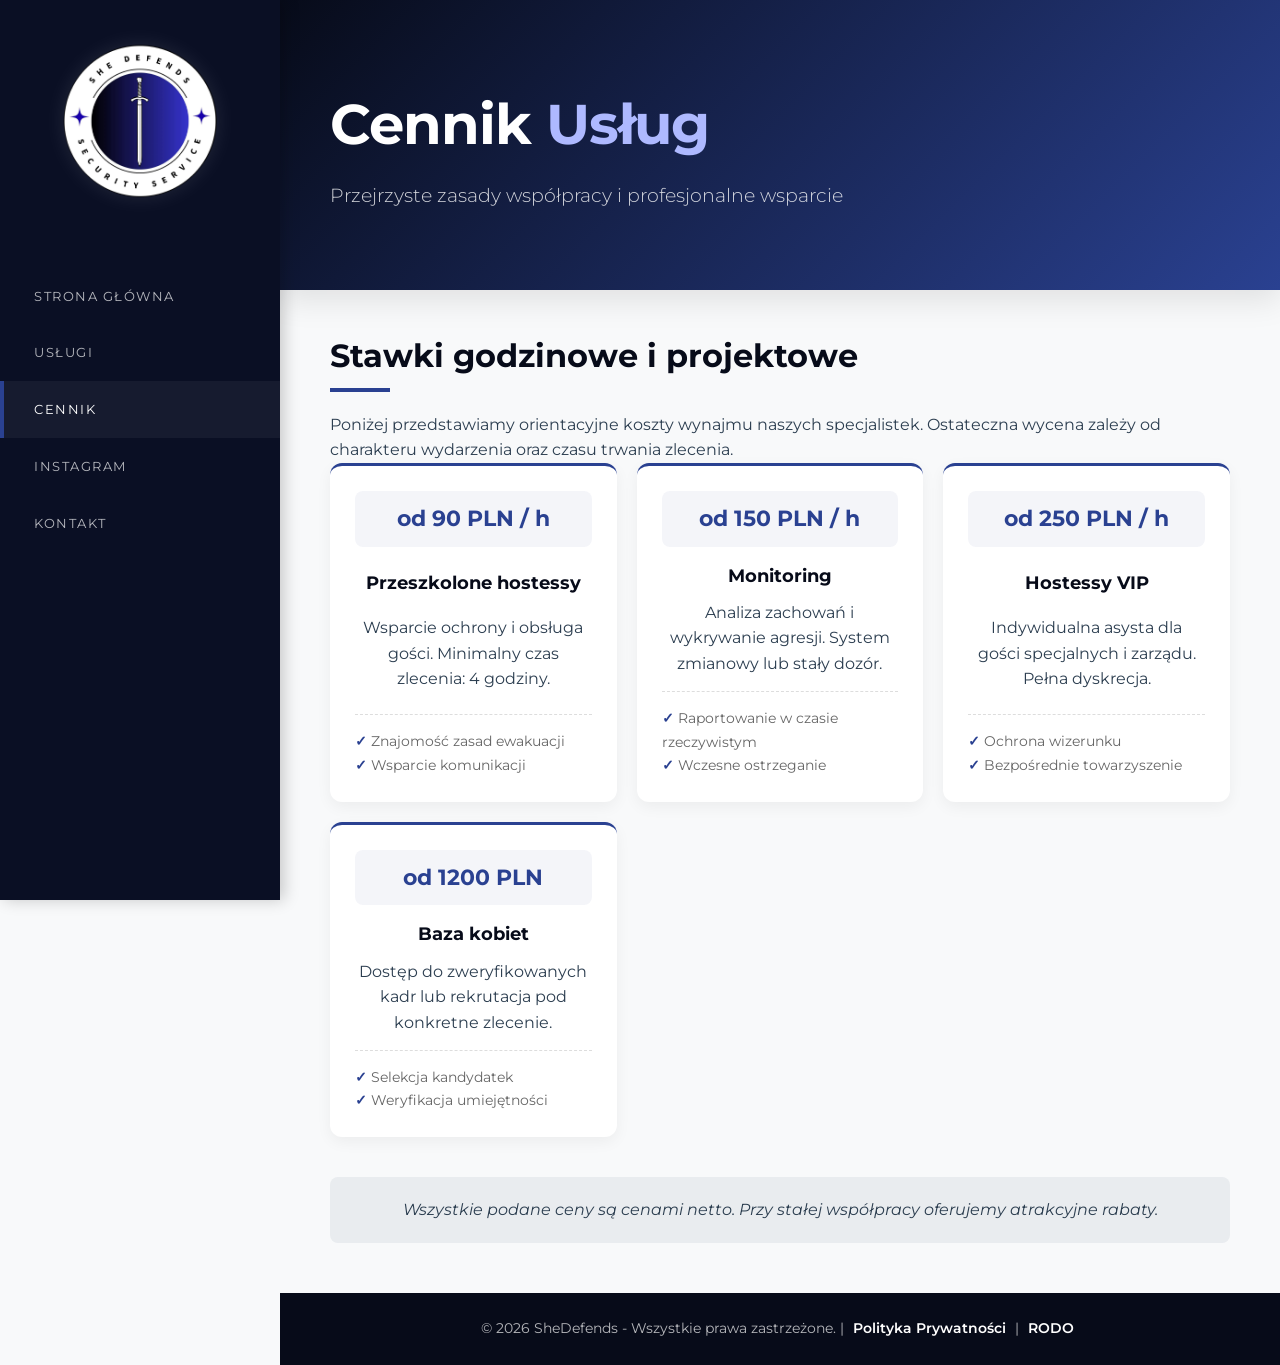
<file: cennik.html>
<!DOCTYPE html>
<html lang="pl">
<head>
    <meta charset="UTF-8">
    <meta name="viewport" content="width=device-width, initial-scale=1.0">
    <title>SheDefends - Cennik Usług</title>
    <link href="https://fonts.googleapis.com/css2?family=Montserrat:wght@300;400;700&display=swap" rel="stylesheet">
    <link rel="stylesheet" href="style.css">
</head>
<body>
    <div class="container">
        <nav class="sidebar">
            <div class="logo-wrapper">
                <img src="logo.png" alt="Logo SheDefends" class="sidebar-logo">
            </div>
            <ul class="menu">
                <li><a href="index.html">Strona główna</a></li>
                <li><a href="uslugi.html">Usługi</a></li>
                <li><a href="cennik.html" class="active">Cennik</a></li>
                <li><a href="https://www.instagram.com/_shedefends_/" target="_blank">Instagram</a></li>
                <li><a href="kontakt.html">Kontakt</a></li>
            </ul>
        </nav>
        
        <main class="content">
            <header class="header-block">
                <h1>Cennik <span class="accent">Usług</span></h1>
                <p class="subtitle">Przejrzyste zasady współpracy i profesjonalne wsparcie</p>
            </header>

            <section class="about-section">
                <h2>Stawki godzinowe i projektowe</h2>
                <p>Poniżej przedstawiamy orientacyjne koszty wynajmu naszych specjalistek. Ostateczna wycena zależy od charakteru wydarzenia oraz czasu trwania zlecenia.</p>
                
                <div class="services-grid">
                    <div class="service-card pricing-card">
                        <div class="price-tag">od 90 PLN / h</div>
                        <strong>Przeszkolone hostessy</strong>
                        <p>Wsparcie ochrony i obsługa gości. Minimalny czas zlecenia: 4 godziny.</p>
                        <ul class="pricing-features">
                            <li>Znajomość zasad ewakuacji</li>
                            <li>Wsparcie komunikacji</li>
                        </ul>
                    </div>

                    <div class="service-card pricing-card">
                        <div class="price-tag">od 150 PLN / h</div>
                        <strong>Monitoring</strong>
                        <p>Analiza zachowań i wykrywanie agresji. System zmianowy lub stały dozór.</p>
                        <ul class="pricing-features">
                            <li>Raportowanie w czasie rzeczywistym</li>
                            <li>Wczesne ostrzeganie</li>
                        </ul>
                    </div>

                    <div class="service-card pricing-card">
                        <div class="price-tag">od 250 PLN / h</div>
                        <strong>Hostessy VIP</strong>
                        <p>Indywidualna asysta dla gości specjalnych i zarządu. Pełna dyskrecja.</p>
                        <ul class="pricing-features">
                            <li>Ochrona wizerunku</li>
                            <li>Bezpośrednie towarzyszenie</li>
                        </ul>
                    </div>

                    <div class="service-card pricing-card">
                        <div class="price-tag">od 1200 PLN</div>
                        <strong>Baza kobiet</strong>
                        <p>Dostęp do zweryfikowanych kadr lub rekrutacja pod konkretne zlecenie.</p>
                        <ul class="pricing-features">
                            <li>Selekcja kandydatek</li>
                            <li>Weryfikacja umiejętności</li>
                        </ul>
                    </div>
                </div>

                <div class="update-info">
                    <p>Wszystkie podane ceny są cenami netto. Przy stałej współpracy oferujemy atrakcyjne rabaty.</p>
                </div>
            </section>

            <footer class="short-footer">
                <div class="footer-bottom">
                    <p>&copy; 2026 SheDefends - Wszystkie prawa zastrzeżone. | <a href="#">Polityka Prywatności</a> | <a href="#">RODO</a></p>
                </div>
            </footer>

        </main>
    </div>
</body>
</html>
</file>
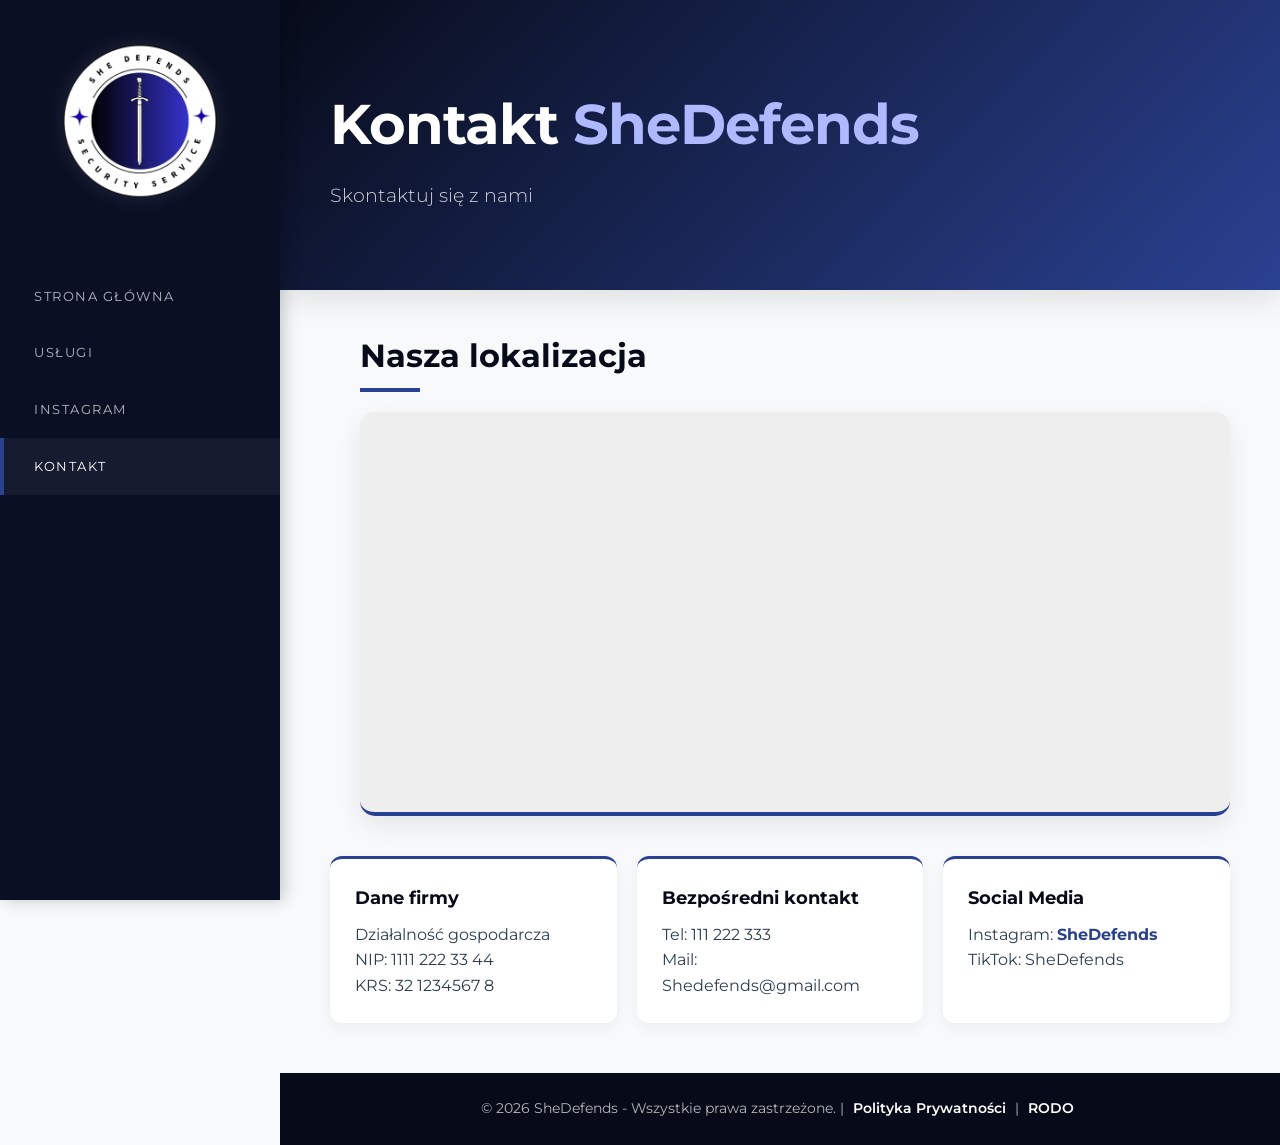
<file: kontakt.html>
<!DOCTYPE html>
<html lang="pl">
<head>
    <meta charset="UTF-8">
    <meta name="viewport" content="width=device-width, initial-scale=1.0">
    <title>SheDefends - Kontakt</title>
    <link href="https://fonts.googleapis.com/css2?family=Montserrat:wght@300;400;700&display=swap" rel="stylesheet">
    <link rel="stylesheet" href="style.css">
</head>
<body>
    <div class="container">
        <nav class="sidebar">
            <div class="logo-wrapper">
                <img src="logo.png" alt="Logo SheDefends" class="sidebar-logo">
            </div>
            <ul class="menu">
                <li><a href="index.html">Strona główna</a></li>
                <li><a href="uslugi.html">Usługi</a></li>
                <li><a href="https://www.instagram.com/_shedefends_/" target="_blank">Instagram</a></li>
                <li><a href="kontakt.html" class="active">Kontakt</a></li>
            </ul>
        </nav>
        
        <main class="content">
            <header class="header-block">
                <h1>Kontakt <span class="accent">SheDefends</span></h1>
                <p class="subtitle">Skontaktuj się z nami</p>
            </header>

            <section class="map-section">
                <h2>Nasza lokalizacja</h2>
                <div class="map-container">
                   <iframe src="https://www.google.com/maps/embed?pb=!1m18!1m12!1m3!1d2863.73735922634!2d14.529092312649476!3d53.42061806904769!2m3!1f0!2f0!3f0!3m2!1i1024!2i768!4f13.1!3m3!1m2!1s0x47aa09216afa68fd%3A0x88b3813df464965c!2sSzwole%C5%BCer%C3%B3w%2067%2C%2071-062%20Szczecin!5e1!3m2!1spl!2spl!4v1776897249014!5m2!1spl!2spl" width="100%" height="400" style="border:0;" allowfullscreen="" loading="lazy" referrerpolicy="no-referrer-when-downgrade"></iframe>
                </div>
            </section>

            <section class="about-section">
                <div class="services-grid">
                    <div class="service-card">
                        <strong>Dane firmy</strong>
                        <p>Działalność gospodarcza</p>
                        <p>NIP: 1111 222 33 44</p>
                        <p>KRS: 32 1234567 8</p>
                    </div>
                    <div class="service-card">
                        <strong>Bezpośredni kontakt</strong>
                        <p>Tel: 111 222 333</p>
                        <p>Mail: <a href="mailto:Shedefends@gmail.com" style="color: var(--text-main); text-decoration: none;">Shedefends@gmail.com</a></p>
                    </div>
                    <div class="service-card">
                        <strong>Social Media</strong>
                        <p>Instagram: <a href="https://www.instagram.com/_shedefends_/" target="_blank" style="color: var(--accent-blue); font-weight: bold; text-decoration: none;">SheDefends</a></p>
                        <p>TikTok: SheDefends</p>
                    </div>
                </div>
            </section>

            <footer class="short-footer">
                <div class="footer-bottom">
                    <p>&copy; 2026 SheDefends - Wszystkie prawa zastrzeżone. | <a href="#">Polityka Prywatności</a> | <a href="#">RODO</a></p>
                </div>
            </footer>
        </main>
    </div>
</body>
</html>
</file>
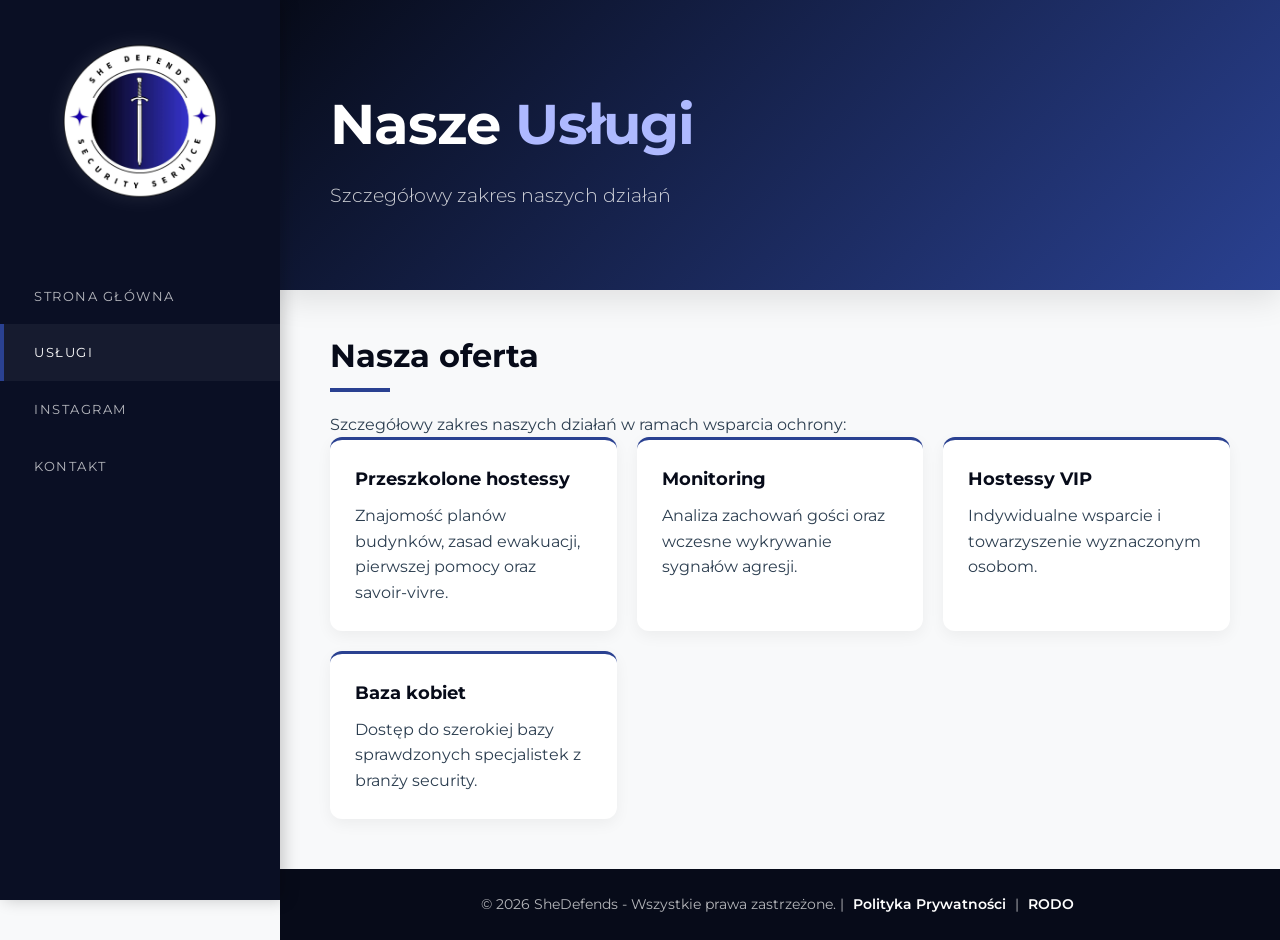
<file: uslugi.html>
<!DOCTYPE html>
<html lang="pl">
<head>
    <meta charset="UTF-8">
    <meta name="viewport" content="width=device-width, initial-scale=1.0">
    <title>SheDefends - Usługi</title>
    <link href="https://fonts.googleapis.com/css2?family=Montserrat:wght@300;400;700&display=swap" rel="stylesheet">
    <link rel="stylesheet" href="style.css">
</head>
<body>
    <div class="container">
        <nav class="sidebar">
            <div class="logo-wrapper">
                <img src="logo.png" alt="Logo SheDefends" class="sidebar-logo">
            </div>
            <ul class="menu">
                <li><a href="index.html">Strona główna</a></li>
                <li><a href="uslugi.html" class="active">Usługi</a></li>
                <li><a href="https://www.instagram.com/_shedefends_/" target="_blank">Instagram</a></li>
                <li><a href="kontakt.html">Kontakt</a></li>
            </ul>
        </nav>
        
        <main class="content">
            <header class="header-block">
                <h1>Nasze <span class="accent">Usługi</span></h1>
                <p class="subtitle">Szczegółowy zakres naszych działań</p>
            </header>

            <section class="about-section">
    <h2>Nasza oferta</h2>
    <p>Szczegółowy zakres naszych działań w ramach wsparcia ochrony:</p>
    
    <div class="services-grid">
        <div class="service-card">
            <strong>Przeszkolone hostessy</strong>
            <p>Znajomość planów budynków, zasad ewakuacji, pierwszej pomocy oraz savoir-vivre.</p>
        </div>
        <div class="service-card">
            <strong>Monitoring</strong>
            <p>Analiza zachowań gości oraz wczesne wykrywanie sygnałów agresji.</p>
        </div>
        <div class="service-card">
            <strong>Hostessy VIP</strong>
            <p>Indywidualne wsparcie i towarzyszenie wyznaczonym osobom.</p>
        </div>
        <div class="service-card">
            <strong>Baza kobiet</strong>
            <p>Dostęp do szerokiej bazy sprawdzonych specjalistek z branży security.</p>
        </div>
    </div>
</section>

            <footer class="short-footer">
                <div class="footer-bottom">
                    <p>&copy; 2026 SheDefends - Wszystkie prawa zastrzeżone. | <a href="#">Polityka Prywatności</a> | <a href="#">RODO</a></p>
                </div>
            </footer>    

        </main>
    </div>
</body>
</html>
</file>
<file: style.css>
:root {
    --primary-dark: #070b19;
    --sidebar-bg: #0a0f24;
    --accent-blue: #2a4191;
    --text-main: #2c3e50;
    --bg-light: #f8f9fa;
}

* {
    box-sizing: border-box;
    margin: 0;
    padding: 0;
}

body {
    font-family: 'Montserrat', sans-serif;
    background-color: var(--bg-light);
    color: var(--text-main);
    line-height: 1.6;
}

.container {
    display: flex;
    min-height: 100vh;
}

/* --- SIDEBAR --- */
.sidebar {
    width: 280px;
    background-color: var(--sidebar-bg);
    color: white;
    position: fixed;
    height: 100vh;
    display: flex;
    flex-direction: column;
    box-shadow: 4px 0 15px rgba(0,0,0,0.2);
    z-index: 100;
}

.logo-wrapper {
    padding: 40px 20px;
    text-align: center;
}

.sidebar-logo {
    width: 160px;
    height: 160px;
    object-fit: contain;
    filter: drop-shadow(0 0 10px rgba(255,255,255,0.1));
}

.menu {
    list-style: none;
    margin-top: 20px;
}

.menu li a {
    display: block;
    padding: 18px 30px;
    color: rgba(255,255,255,0.7);
    text-decoration: none;
    text-transform: uppercase;
    font-size: 13px;
    letter-spacing: 1.5px;
    transition: all 0.3s ease;
    border-left: 4px solid transparent;
}

.menu li a:hover, .menu li a.active {
    color: white;
    background: rgba(255,255,255,0.05);
    border-left: 4px solid var(--accent-blue);
}

/* --- MAIN CONTENT --- */
.content {
    margin-left: 280px; /* Szerokość sidebar */
    flex: 1;
    padding: 0;
    display: flex;
    flex-direction: column;
    min-height: 100vh;
}

/* --- HEADER BLOCK --- */
.header-block {
    background: linear-gradient(135deg, var(--primary-dark) 0%, var(--accent-blue) 100%);
    color: white;
    padding: 80px 50px;
    text-align: left;
    box-shadow: 0 10px 30px rgba(0,0,0,0.1);
    margin-bottom: 40px;
}

.header-block h1 {
    font-size: 3.5rem;
    font-weight: 700;
    letter-spacing: -1px;
    margin-bottom: 10px;
}

.header-block .accent {
    color: #aeb9ff;
}

.header-block .subtitle {
    font-size: 1.2rem;
    opacity: 0.8;
    font-weight: 300;
}

/* --- SEKCJA O NAS / USŁUGI --- */
.about-section {
    padding: 0 50px 50px 50px;
    max-width: 1200px;
}

.about-section h2 {
    font-size: 2rem;
    margin-bottom: 20px;
    color: var(--primary-dark);
    position: relative;
    padding-bottom: 10px;
}

.about-section h2::after {
    content: '';
    position: absolute;
    bottom: 0;
    left: 0;
    width: 60px;
    height: 4px;
    background: var(--accent-blue);
}

/* GRID USŁUG (Duże karty z pionowymi zdjęciami) */
.services-grid.large-grid {
    display: grid;
    grid-template-columns: repeat(auto-fit, minmax(400px, 1fr)); 
    gap: 40px;
    margin-top: 30px;
}

/* Zwykły GRID USŁUG (dla kontakt, cennik) */
.services-grid {
    display: grid;
    grid-template-columns: repeat(auto-fit, minmax(280px, 1fr));
    gap: 20px;
}

.service-card {
    background: white;
    padding: 25px;
    border-radius: 12px;
    box-shadow: 0 5px 15px rgba(0,0,0,0.05);
    transition: transform 0.3s ease;
    border-top: 3px solid var(--accent-blue);
}

.service-card.large-card {
    padding: 0;
    border-radius: 15px;
    box-shadow: 0 10px 25px rgba(0,0,0,0.08);
    border-top: none; /* Karty ze zdjęciami mają pasek na dole zdjęcia */
    overflow: hidden;
    display: flex;
    flex-direction: column;
}

.service-card:hover {
    transform: translateY(-5px);
}

.service-card.large-card:hover {
    box-shadow: 0 15px 35px rgba(0,0,0,0.12);
}

/* Stylizacja dla pionowych zdjęć */
.card-image {
    width: 100%;
    height: auto; 
    aspect-ratio: 2 / 3; 
    object-position: top center; 
    object-fit: cover;
    border-bottom: 4px solid var(--accent-blue);
    transition: transform 0.5s ease;
}

.service-card.large-card:hover .card-image {
    transform: scale(1.05); 
}

/* Kontener na tekst w zwykłej karcie */
.service-card strong {
    display: block;
    margin-bottom: 10px;
    color: var(--primary-dark);
    font-size: 1.1rem;
}

/* Kontener na tekst pod dużym zdjęciem */
.large-card strong {
    font-size: 1.5rem;
    padding: 25px 25px 10px 25px;
}

.large-card p {
    font-size: 1.1rem;
    color: var(--text-main);
    padding: 0 25px 25px 25px;
}

/* Informacja pod siatką usług */
.update-info {
    margin-top: 40px;
    padding: 20px;
    background: #e9ecef;
    border-radius: 8px;
    font-style: italic;
    text-align: center;
}

/* --- SEKCJA MAPY (kontakt.html) --- */
.map-section {
    padding: 0 50px 0 80px; /* Zwiększony lewy margines do 80px */
    max-width: 1200px;
    margin-bottom: 40px; 
}

.map-section h2 {
    font-size: 2rem;
    margin-bottom: 20px;
    color: var(--primary-dark);
    position: relative;
    padding-bottom: 10px;
}

.map-section h2::after {
    content: '';
    position: absolute;
    bottom: 0;
    left: 0;
    width: 60px;
    height: 4px;
    background: var(--accent-blue);
}

.map-container {
    width: 100%;
    border-radius: 15px;
    overflow: hidden;
    box-shadow: 0 10px 25px rgba(0,0,0,0.08);
    border-bottom: 4px solid var(--accent-blue);
    background-color: #eee;
}

.map-container iframe {
    display: block;
    width: 100%;
    height: 400px;
    border: none;
}

/* --- SEKCJA OSTATNICH DZIAŁAŃ --- */
.activity-section {
    padding: 50px;
    max-width: 1000px;
    background-color: white;
    margin: 40px 50px 50px 50px;
    border-radius: 12px;
    box-shadow: 0 5px 15px rgba(0,0,0,0.03);
}

.activity-section h2 {
    font-size: 2rem;
    color: var(--primary-dark);
    margin-bottom: 10px;
}

.activity-feed {
    margin-top: 30px;
    display: flex;
    flex-direction: column;
    gap: 50px; 
}

.activity-item {
    padding-bottom: 40px;
    border-bottom: 1px solid #eee;
}

.activity-item:last-child {
    border-bottom: none;
    padding-bottom: 0;
}

.activity-date {
    display: inline-block;
    padding: 6px 12px;
    background-color: var(--primary-dark);
    color: white;
    border-radius: 4px;
    font-size: 0.85rem;
    font-weight: bold;
    margin-bottom: 15px;
}

.activity-item h3 {
    font-size: 1.8rem;
    color: var(--accent-blue);
    margin-bottom: 20px;
    line-height: 1.3;
}

.activity-content {
    display: flex;
    flex-direction: column; 
    gap: 25px;
}

.activity-thumbnail {
    width: 100%;
    height: auto;
    object-position: top center; 
    object-fit: cover;
    border-radius: 12px;
    box-shadow: 0 5px 15px rgba(0,0,0,0.1);
}

.activity-content p {
    font-size: 1.15rem;
    color: var(--text-main);
    line-height: 1.8;
}

.read-more {
    display: inline-block;
    margin-top: 20px;
    color: var(--accent-blue);
    text-decoration: none;
    font-weight: 700;
    font-size: 1rem;
    text-transform: uppercase;
    letter-spacing: 1px;
}

.read-more:hover {
    text-decoration: underline;
}

/* --- CENNIK --- */
.pricing-card {
    display: flex;
    flex-direction: column;
    justify-content: space-between;
    text-align: center;
}

.price-tag {
    font-size: 1.4rem;
    font-weight: 700;
    color: var(--accent-blue);
    margin-bottom: 15px;
    padding: 10px;
    background: rgba(42, 65, 145, 0.05);
    border-radius: 8px;
}

.pricing-features {
    list-style: none;
    margin-top: 15px;
    padding-top: 15px;
    border-top: 1px dashed #ddd;
    text-align: left;
    font-size: 0.9rem;
    color: #666;
}

.pricing-features li::before {
    content: "✓ ";
    color: var(--accent-blue);
    font-weight: bold;
}

/* --- MINIMALISTYCZNA STOPKA --- */
.short-footer {
    margin-top: auto; 
    padding: 25px 0;
    background-color: var(--primary-dark); 
    text-align: center;
}

.footer-bottom p {
    font-size: 0.85rem;
    color: rgba(255, 255, 255, 0.7); 
}

.footer-bottom a {
    color: white;
    text-decoration: none;
    margin: 0 5px;
    font-weight: 600;
    transition: color 0.3s;
}

.footer-bottom a:hover {
    color: var(--accent-blue);
    text-decoration: underline;
}

/* --- RESPONSYWNOŚĆ (TELEFONY I TABLETY) --- */
@media (max-width: 900px) {
    /* 1. Reset układu */
    .container { flex-direction: column; }
    .content { margin-left: 0; }
    
    /* 2. Menu górne zamiast bocznego */
    .sidebar { 
        width: 100%; 
        height: auto; 
        position: relative; 
        z-index: 100; 
        padding-bottom: 10px;
    }
    
    .logo-wrapper { padding: 20px; }
    .sidebar-logo { width: 120px; height: 120px; }
    
    /* 3. Poziome przyciski menu */
    .menu {
        display: flex;
        flex-wrap: wrap; 
        justify-content: center;
        margin-top: 0;
        padding: 0 10px;
        gap: 5px;
    }
    
    .menu li { border-bottom: none; }
    
    .menu li a {
        padding: 8px 12px;
        border-left: none; 
        border-bottom: 3px solid transparent; 
        font-size: 11px;
    }
    
    .menu li a:hover, .menu li a.active {
        border-left: none;
        border-bottom: 3px solid var(--accent-blue);
        background: transparent;
    }
    
    /* 4. Teksty i sekcje */
    .header-block { padding: 40px 20px; }
    .header-block h1 { font-size: 2.2rem; }
    
    .about-section, .activity-section { 
        padding: 20px; 
        margin: 15px 0; 
    }

    .map-section {
        padding: 20px;
        margin-bottom: 20px;
    }
    
    /* 5. Karty w jednej kolumnie */
    .services-grid { grid-template-columns: 1fr; }
    .services-grid.large-grid { grid-template-columns: 1fr; }
    
    /* 6. Zdjęcia i mapy */
    .card-image { 
        height: 350px; 
        aspect-ratio: auto; 
        object-position: top center; 
    }
    
    .activity-thumbnail { 
        height: auto; 
        max-height: 250px; 
        object-position: top center;
    }
    
    .map-container iframe { height: 300px; }
}
</file>
